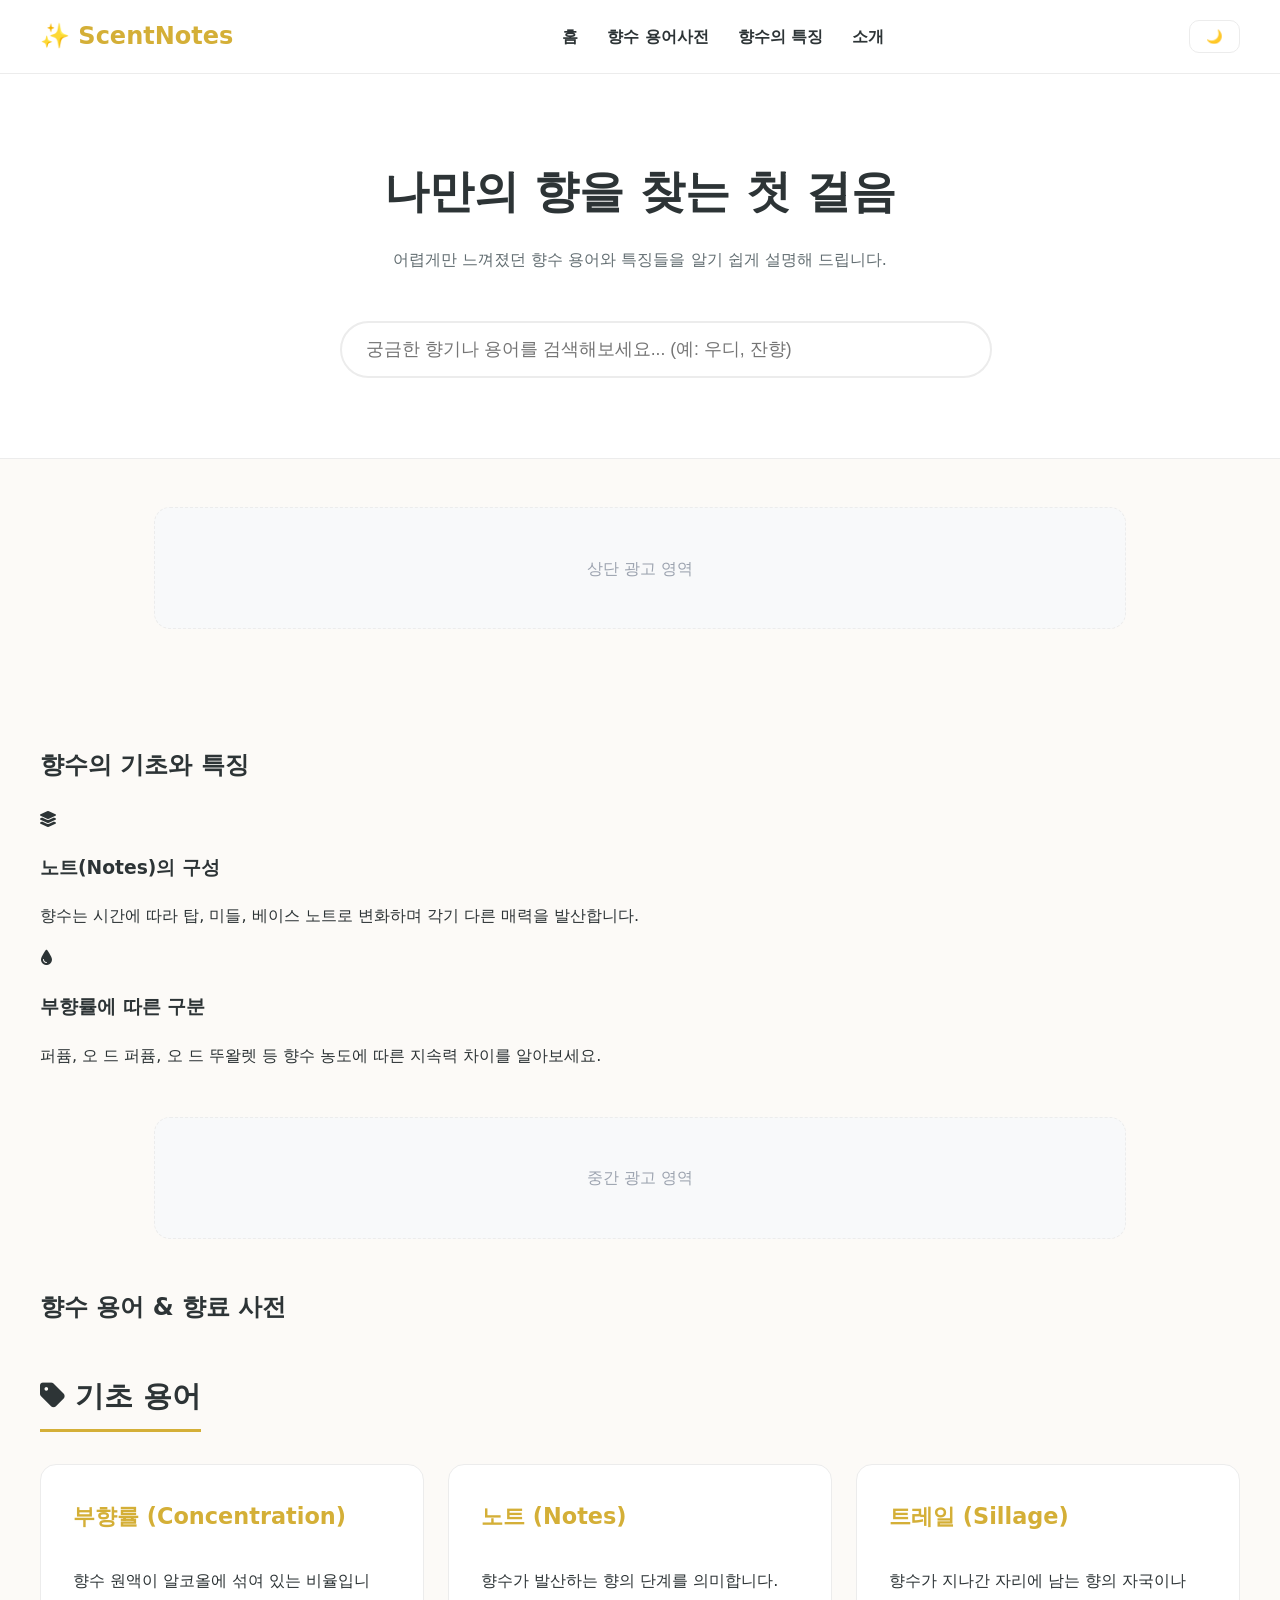
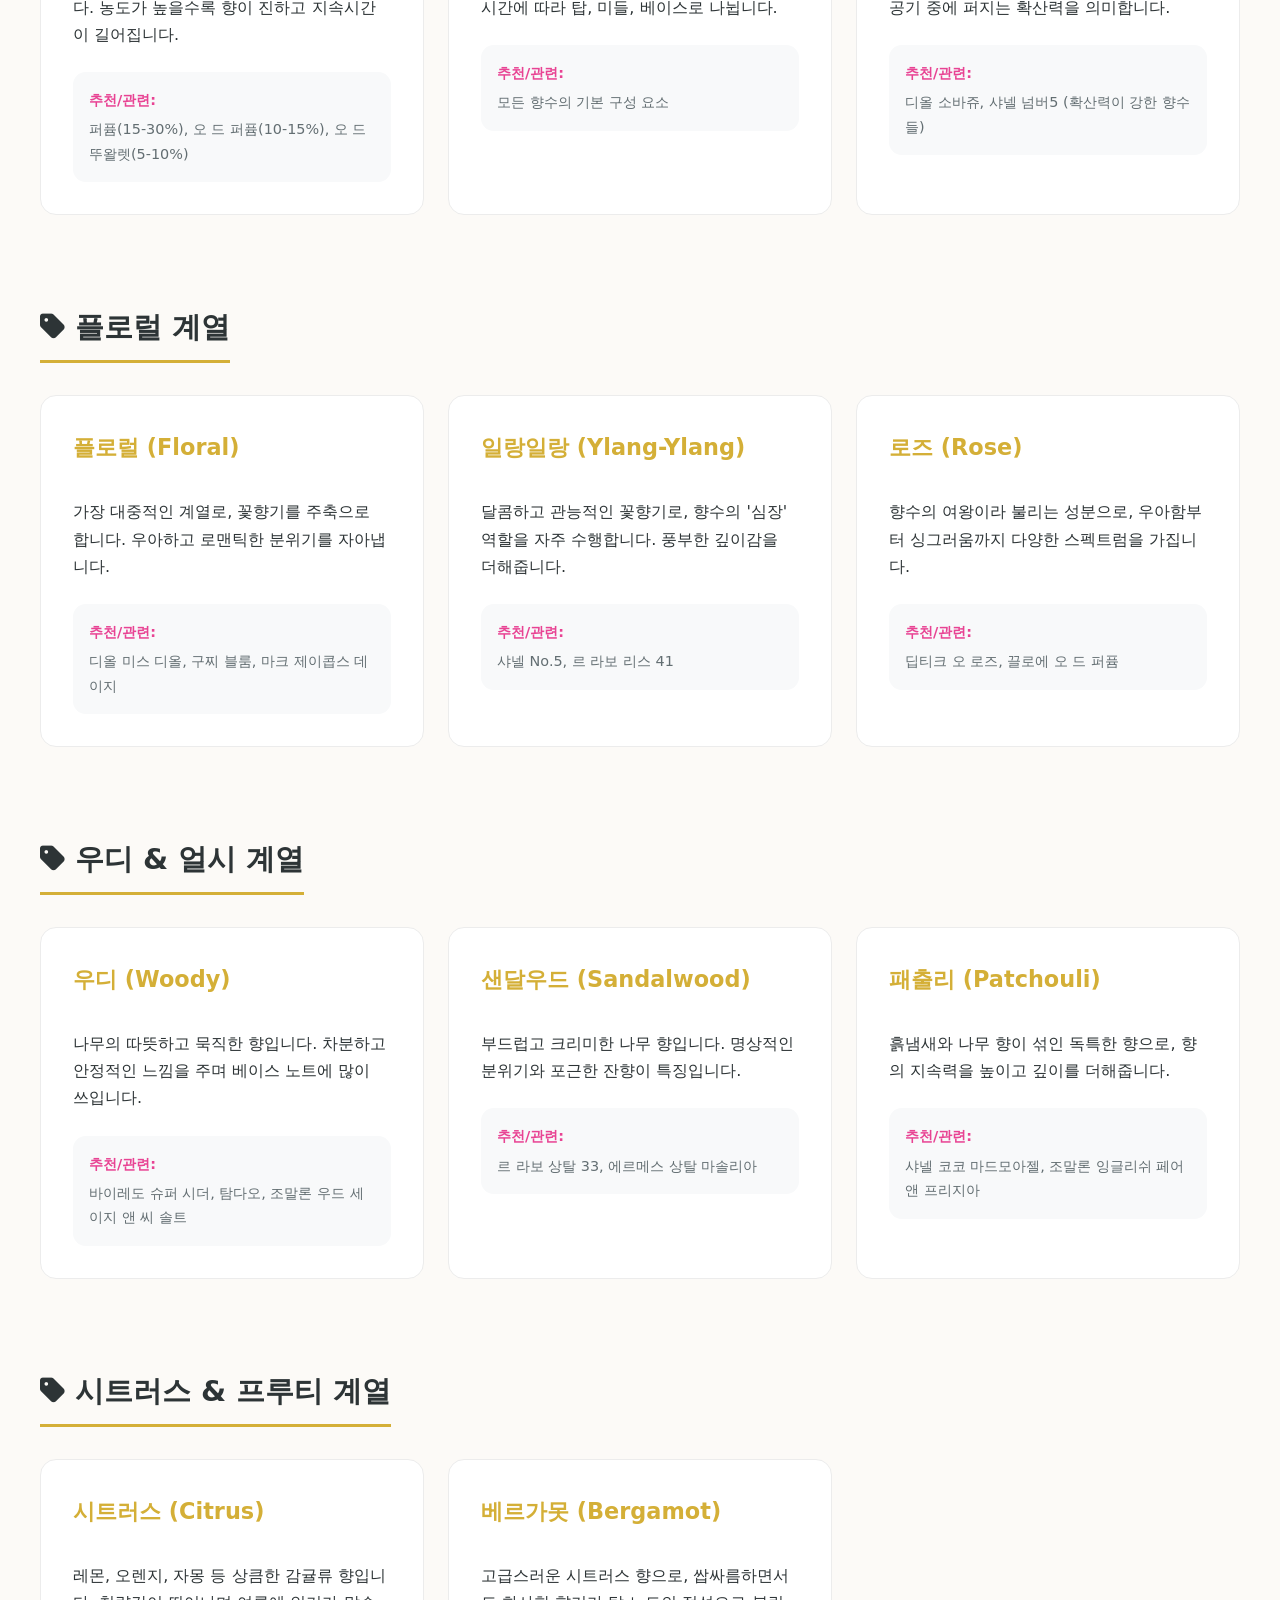
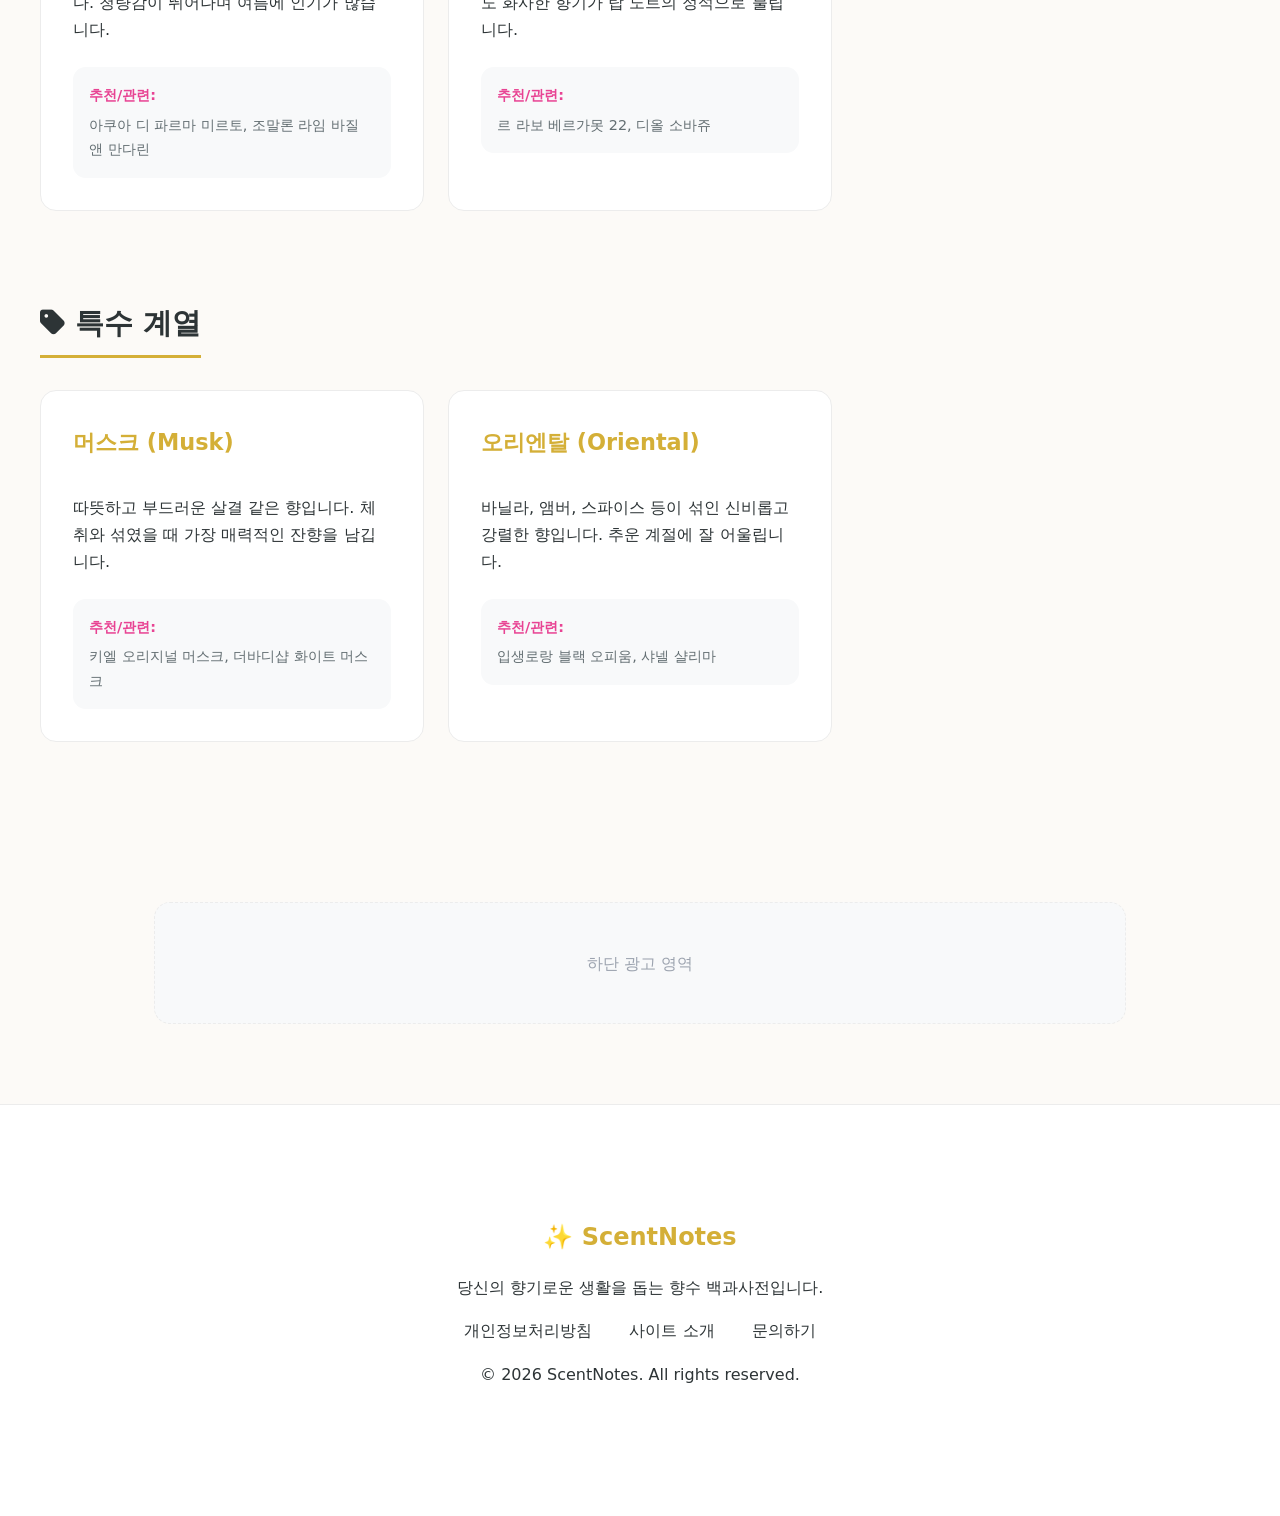
<file: index.html>
<!DOCTYPE html>
<html lang="ko">
<head>
    <meta charset="UTF-8">
    <meta name="viewport" content="width=device-width, initial-scale=1.0">
    <title>ScentNotes - 향수의 모든 것: 정보, 특징, 용어 사전</title>
    <meta name="description" content="향수의 기본 용어부터 플로럴, 우디, 일랑일랑 등 다양한 향료 성분과 향수의 특징을 알아보세요.">
    <link rel="stylesheet" href="style.css">
    <link rel="stylesheet" href="https://cdnjs.cloudflare.com/ajax/libs/font-awesome/6.0.0/css/all.min.css">
</head>
<body data-theme="light">

    <nav class="navbar">
        <div class="nav-container">
            <a href="index.html" class="nav-logo">✨ ScentNotes</a>
            <div class="nav-links">
                <a href="index.html">홈</a>
                <a href="#glossary">향수 용어사전</a>
                <a href="#features">향수의 특징</a>
                <a href="about.html">소개</a>
            </div>
            <button id="theme-btn" class="theme-toggle" onclick="toggleTheme()">🌙</button>
        </div>
    </nav>

    <div class="hero-section">
        <div class="header">나만의 향을 찾는 첫 걸음</div>
        <p class="subtitle">어렵게만 느껴졌던 향수 용어와 특징들을 알기 쉽게 설명해 드립니다.</p>
        <div class="search-container">
            <input type="text" id="term-search" placeholder="궁금한 향기나 용어를 검색해보세요... (예: 우디, 잔향)" onkeyup="filterTerms()">
        </div>
    </div>

    <div class="ad-box">상단 광고 영역</div>

    <main class="container">
        <!-- Main Features Section -->
        <section id="features" class="content-section">
            <h2 class="section-title">향수의 기초와 특징</h2>
            <div class="feature-grid">
                <div class="feature-card row">
                    <i class="fas fa-layer-group feature-icon"></i>
                    <h3>노트(Notes)의 구성</h3>
                    <p>향수는 시간에 따라 탑, 미들, 베이스 노트로 변화하며 각기 다른 매력을 발산합니다.</p>
                </div>
                <div class="feature-card row">
                    <i class="fas fa-tint feature-icon"></i>
                    <h3>부향률에 따른 구분</h3>
                    <p>퍼퓸, 오 드 퍼퓸, 오 드 뚜왈렛 등 향수 농도에 따른 지속력 차이를 알아보세요.</p>
                </div>
            </div>
        </section>

        <div class="ad-box">중간 광고 영역</div>

        <!-- Glossary Section -->
        <section id="glossary" class="content-section">
            <h2 class="section-title">향수 용어 & 향료 사전</h2>
            <div id="terms-list" class="article-list">
                <!-- Terms will be injected here by JavaScript -->
            </div>
        </section>
    </main>

    <div class="ad-box">하단 광고 영역</div>

    <footer class="footer">
        <div class="container footer-content">
            <div class="footer-brand">
                <a href="#" class="nav-logo">✨ ScentNotes</a>
                <p>당신의 향기로운 생활을 돕는 향수 백과사전입니다.</p>
            </div>
            <div class="footer-links">
                <a href="privacy.html">개인정보처리방침</a>
                <a href="about.html">사이트 소개</a>
                <a href="contact.html">문의하기</a>
            </div>
            <p class="copyright">&copy; 2026 ScentNotes. All rights reserved.</p>
        </div>
    </footer>

    <script src="main.js"></script>
</body>
</html>
</file>
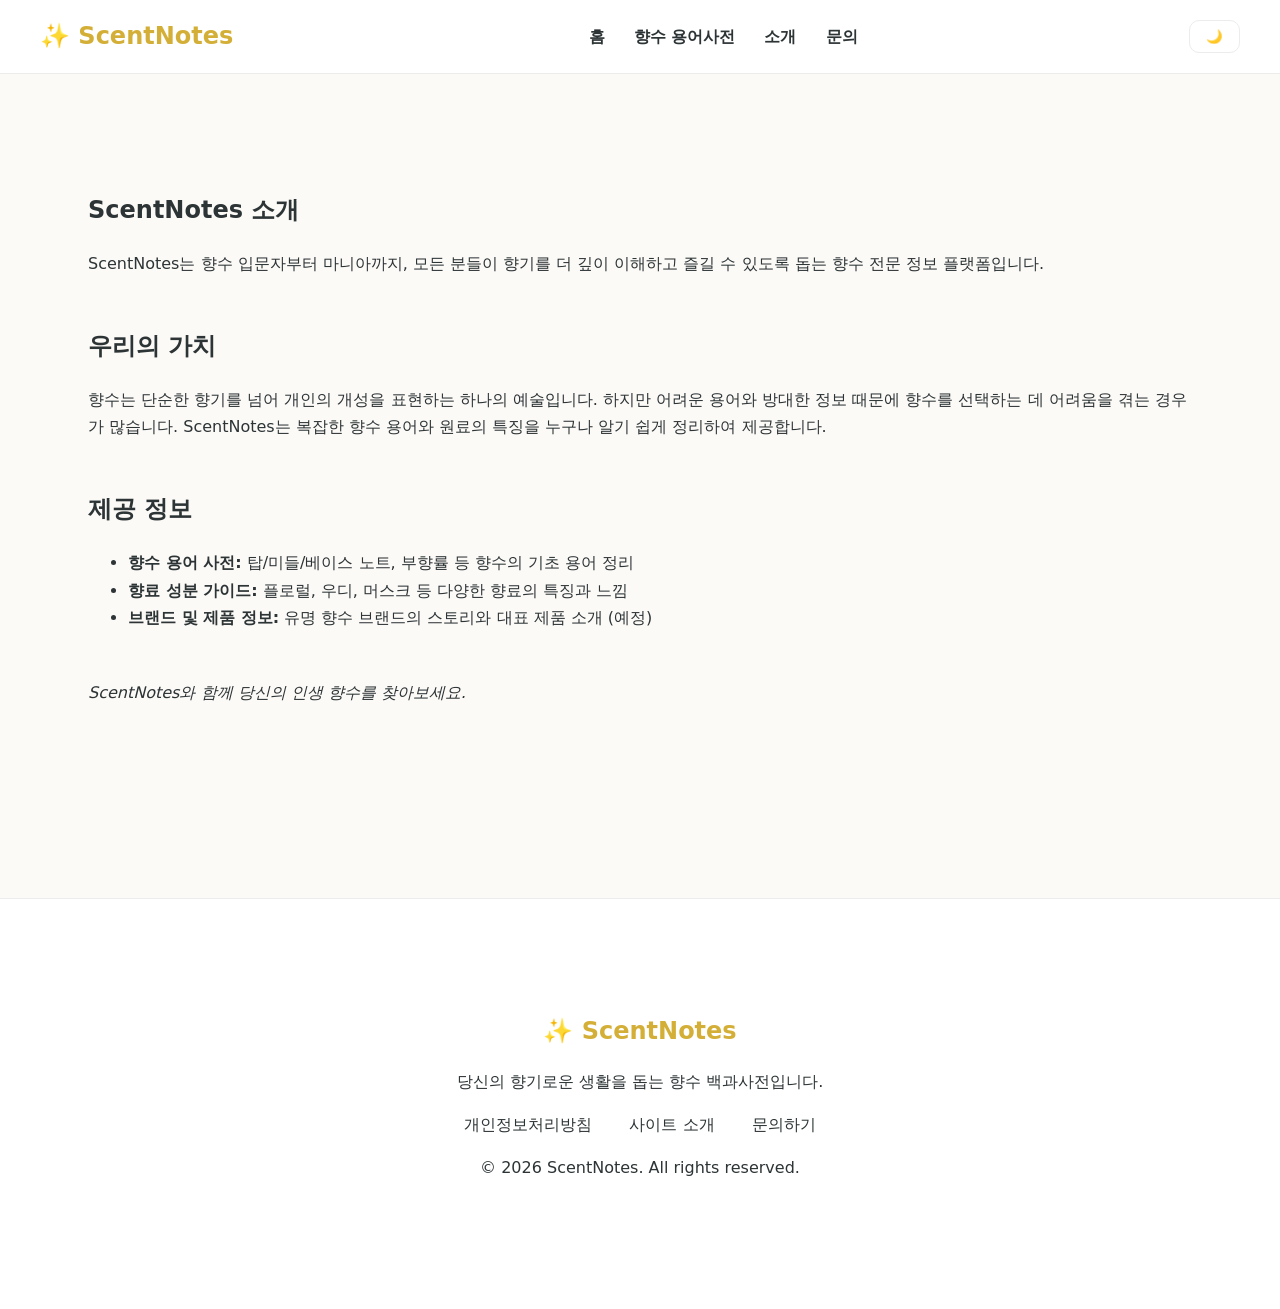
<file: about.html>
<!DOCTYPE html>
<html lang="ko">
<head>
    <meta charset="UTF-8">
    <meta name="viewport" content="width=device-width, initial-scale=1.0">
    <title>ScentNotes - 사이트 소개</title>
    <link rel="stylesheet" href="style.css">
    <link rel="stylesheet" href="https://cdnjs.cloudflare.com/ajax/libs/font-awesome/6.0.0/css/all.min.css">
</head>
<body data-theme="light">

    <nav class="navbar">
        <div class="nav-container">
            <a href="index.html" class="nav-logo">✨ ScentNotes</a>
            <div class="nav-links">
                <a href="index.html">홈</a>
                <a href="index.html#glossary">향수 용어사전</a>
                <a href="about.html">소개</a>
                <a href="contact.html">문의</a>
            </div>
            <button id="theme-btn" class="theme-toggle" onclick="toggleTheme()">🌙</button>
        </div>
    </nav>

    <main class="container">
        <section class="row" style="padding: 3rem;">
            <h1>ScentNotes 소개</h1>
            <p>ScentNotes는 향수 입문자부터 마니아까지, 모든 분들이 향기를 더 깊이 이해하고 즐길 수 있도록 돕는 향수 전문 정보 플랫폼입니다.</p>

            <h2 style="margin-top: 3rem;">우리의 가치</h2>
            <p>향수는 단순한 향기를 넘어 개인의 개성을 표현하는 하나의 예술입니다. 하지만 어려운 용어와 방대한 정보 때문에 향수를 선택하는 데 어려움을 겪는 경우가 많습니다. ScentNotes는 복잡한 향수 용어와 원료의 특징을 누구나 알기 쉽게 정리하여 제공합니다.</p>

            <h2 style="margin-top: 3rem;">제공 정보</h2>
            <ul>
                <li><strong>향수 용어 사전:</strong> 탑/미들/베이스 노트, 부향률 등 향수의 기초 용어 정리</li>
                <li><strong>향료 성분 가이드:</strong> 플로럴, 우디, 머스크 등 다양한 향료의 특징과 느낌</li>
                <li><strong>브랜드 및 제품 정보:</strong> 유명 향수 브랜드의 스토리와 대표 제품 소개 (예정)</li>
            </ul>

            <p style="margin-top: 3rem; font-style: italic;">ScentNotes와 함께 당신의 인생 향수를 찾아보세요.</p>
        </section>
    </main>

    <footer class="footer">
        <div class="container footer-content">
            <div class="footer-brand">
                <a href="#" class="nav-logo">✨ ScentNotes</a>
                <p>당신의 향기로운 생활을 돕는 향수 백과사전입니다.</p>
            </div>
            <div class="footer-links">
                <a href="privacy.html">개인정보처리방침</a>
                <a href="about.html">사이트 소개</a>
                <a href="contact.html">문의하기</a>
            </div>
            <p class="copyright">&copy; 2026 ScentNotes. All rights reserved.</p>
        </div>
    </footer>

    <script src="main.js"></script>
</body>
</html>
</file>
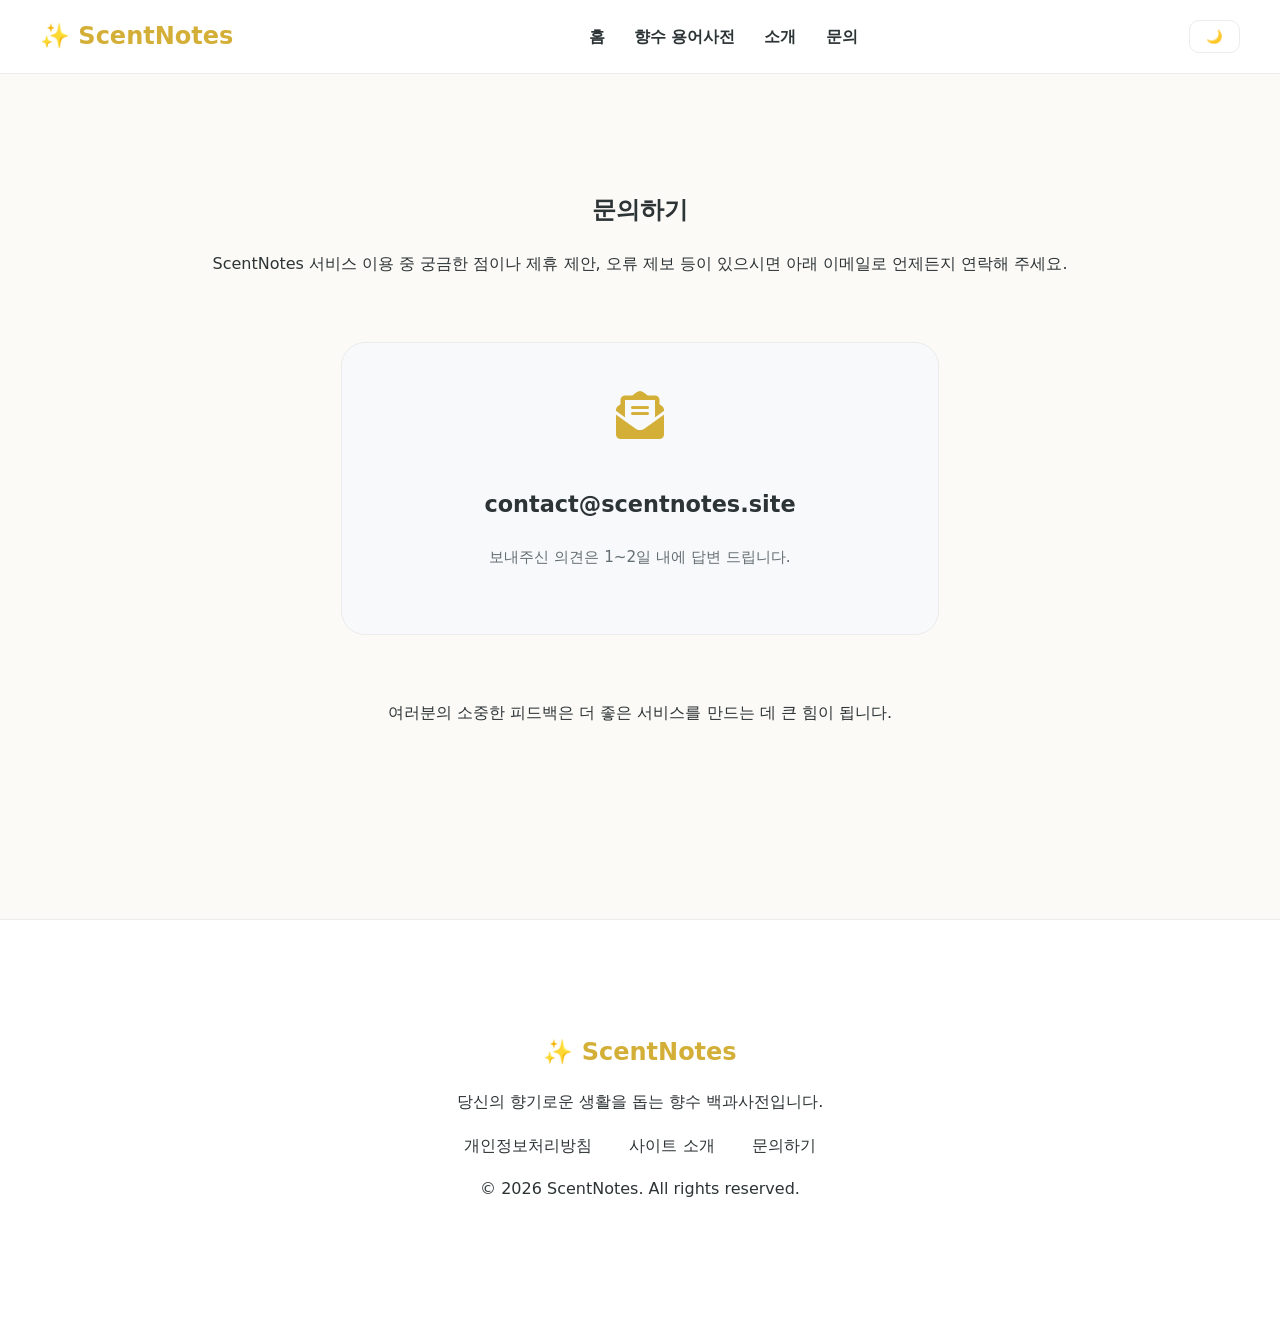
<file: contact.html>
<!DOCTYPE html>
<html lang="ko">
<head>
    <meta charset="UTF-8">
    <meta name="viewport" content="width=device-width, initial-scale=1.0">
    <title>ScentNotes - 문의하기</title>
    <link rel="stylesheet" href="style.css">
    <link rel="stylesheet" href="https://cdnjs.cloudflare.com/ajax/libs/font-awesome/6.0.0/css/all.min.css">
</head>
<body data-theme="light">

    <nav class="navbar">
        <div class="nav-container">
            <a href="index.html" class="nav-logo">✨ ScentNotes</a>
            <div class="nav-links">
                <a href="index.html">홈</a>
                <a href="index.html#glossary">향수 용어사전</a>
                <a href="about.html">소개</a>
                <a href="contact.html">문의</a>
            </div>
            <button id="theme-btn" class="theme-toggle" onclick="toggleTheme()">🌙</button>
        </div>
    </nav>

    <main class="container">
        <section class="row" style="padding: 3rem; text-align: center;">
            <h1>문의하기</h1>
            <p>ScentNotes 서비스 이용 중 궁금한 점이나 제휴 제안, 오류 제보 등이 있으시면 아래 이메일로 언제든지 연락해 주세요.</p>

            <div style="margin: 4rem auto; background: var(--ad-bg); padding: 3rem; border-radius: 1.5rem; max-width: 500px; border: 1px solid var(--border);">
                <i class="fas fa-envelope-open-text" style="font-size: 3rem; color: var(--primary); margin-bottom: 1.5rem;"></i>
                <p style="font-size: 1.4rem; font-weight: 800; color: var(--text-color);">contact@scentnotes.site</p>
                <p style="color: #636e72; font-size: 0.95rem; margin-top: 1rem;">보내주신 의견은 1~2일 내에 답변 드립니다.</p>
            </div>

            <p>여러분의 소중한 피드백은 더 좋은 서비스를 만드는 데 큰 힘이 됩니다.</p>
        </section>
    </main>

    <footer class="footer">
        <div class="container footer-content">
            <div class="footer-brand">
                <a href="#" class="nav-logo">✨ ScentNotes</a>
                <p>당신의 향기로운 생활을 돕는 향수 백과사전입니다.</p>
            </div>
            <div class="footer-links">
                <a href="privacy.html">개인정보처리방침</a>
                <a href="about.html">사이트 소개</a>
                <a href="contact.html">문의하기</a>
            </div>
            <p class="copyright">&copy; 2026 ScentNotes. All rights reserved.</p>
        </div>
    </footer>

    <script src="main.js"></script>
</body>
</html>
</file>
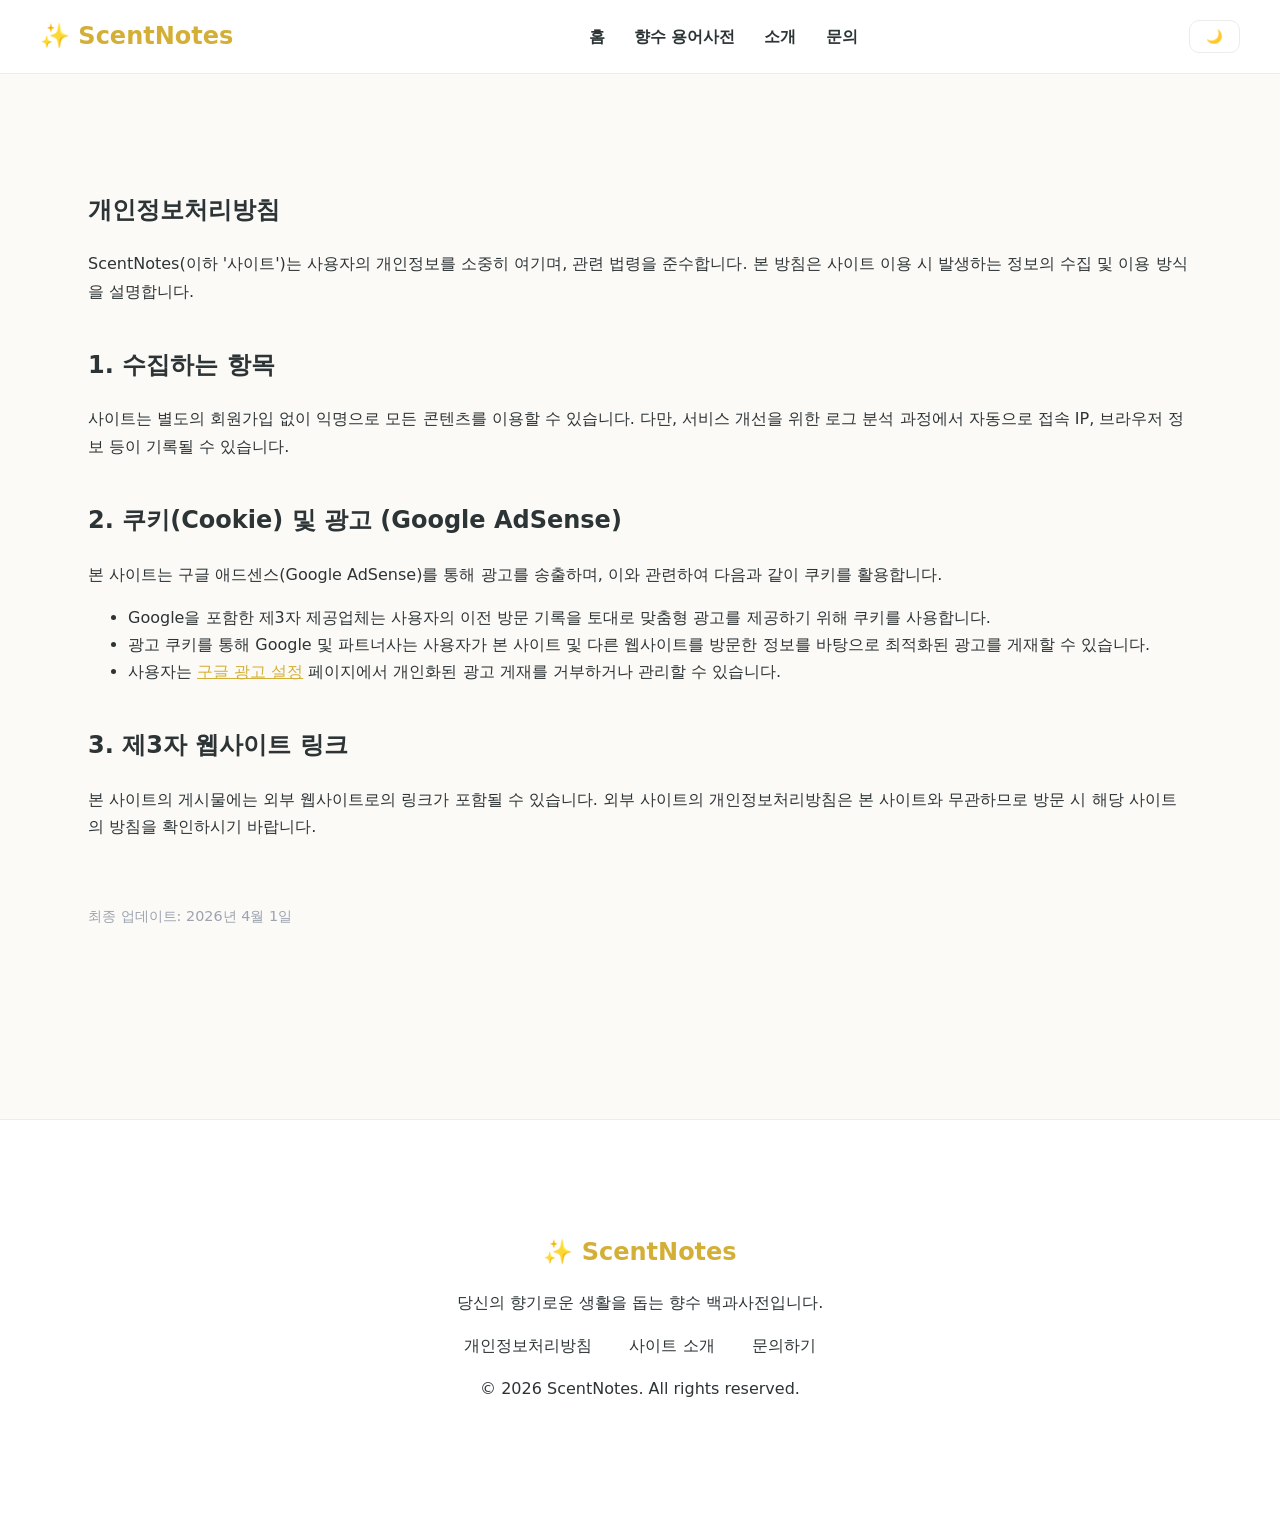
<file: privacy.html>
<!DOCTYPE html>
<html lang="ko">
<head>
    <meta charset="UTF-8">
    <meta name="viewport" content="width=device-width, initial-scale=1.0">
    <title>ScentNotes - 개인정보처리방침</title>
    <link rel="stylesheet" href="style.css">
    <link rel="stylesheet" href="https://cdnjs.cloudflare.com/ajax/libs/font-awesome/6.0.0/css/all.min.css">
</head>
<body data-theme="light">

    <nav class="navbar">
        <div class="nav-container">
            <a href="index.html" class="nav-logo">✨ ScentNotes</a>
            <div class="nav-links">
                <a href="index.html">홈</a>
                <a href="index.html#glossary">향수 용어사전</a>
                <a href="about.html">소개</a>
                <a href="contact.html">문의</a>
            </div>
            <button id="theme-btn" class="theme-toggle" onclick="toggleTheme()">🌙</button>
        </div>
    </nav>

    <main class="container">
        <section class="row" style="padding: 3rem;">
            <h1>개인정보처리방침</h1>
            <p>ScentNotes(이하 '사이트')는 사용자의 개인정보를 소중히 여기며, 관련 법령을 준수합니다. 본 방침은 사이트 이용 시 발생하는 정보의 수집 및 이용 방식을 설명합니다.</p>

            <h2 style="margin-top: 2.5rem;">1. 수집하는 항목</h2>
            <p>사이트는 별도의 회원가입 없이 익명으로 모든 콘텐츠를 이용할 수 있습니다. 다만, 서비스 개선을 위한 로그 분석 과정에서 자동으로 접속 IP, 브라우저 정보 등이 기록될 수 있습니다.</p>

            <h2 style="margin-top: 2.5rem;">2. 쿠키(Cookie) 및 광고 (Google AdSense)</h2>
            <p>본 사이트는 구글 애드센스(Google AdSense)를 통해 광고를 송출하며, 이와 관련하여 다음과 같이 쿠키를 활용합니다.</p>
            <ul>
                <li>Google을 포함한 제3자 제공업체는 사용자의 이전 방문 기록을 토대로 맞춤형 광고를 제공하기 위해 쿠키를 사용합니다.</li>
                <li>광고 쿠키를 통해 Google 및 파트너사는 사용자가 본 사이트 및 다른 웹사이트를 방문한 정보를 바탕으로 최적화된 광고를 게재할 수 있습니다.</li>
                <li>사용자는 <a href="https://www.google.com/settings/ads" target="_blank" style="color: var(--primary);">구글 광고 설정</a> 페이지에서 개인화된 광고 게재를 거부하거나 관리할 수 있습니다.</li>
            </ul>

            <h2 style="margin-top: 2.5rem;">3. 제3자 웹사이트 링크</h2>
            <p>본 사이트의 게시물에는 외부 웹사이트로의 링크가 포함될 수 있습니다. 외부 사이트의 개인정보처리방침은 본 사이트와 무관하므로 방문 시 해당 사이트의 방침을 확인하시기 바랍니다.</p>

            <p style="margin-top: 4rem; color: #9ca3af; font-size: 0.9rem;">최종 업데이트: 2026년 4월 1일</p>
        </section>
    </main>

    <footer class="footer">
        <div class="container footer-content">
            <div class="footer-brand">
                <a href="#" class="nav-logo">✨ ScentNotes</a>
                <p>당신의 향기로운 생활을 돕는 향수 백과사전입니다.</p>
            </div>
            <div class="footer-links">
                <a href="privacy.html">개인정보처리방침</a>
                <a href="about.html">사이트 소개</a>
                <a href="contact.html">문의하기</a>
            </div>
            <p class="copyright">&copy; 2026 ScentNotes. All rights reserved.</p>
        </div>
    </footer>

    <script src="main.js"></script>
</body>
</html>
</file>
<file: style.css>
:root {
    --bg-color: #fcfaf7;
    --text-color: #2d3436;
    --card-bg: #ffffff;
    --ad-bg: #f8f9fa;
    --primary: #d4af37;
    --primary-light: #fdf2f2;
    --accent: #e84393;
    --border: #ececec;
    --hero-bg: #ffffff;
}

[data-theme="dark"] {
    --bg-color: #121212;
    --text-color: #e0e0e0;
    --card-bg: #1e1e1e;
    --ad-bg: #252525;
    --primary: #f1c40f;
    --border: #333333;
    --hero-bg: #1e1e1e;
}

body {
    margin: 0;
    background: var(--bg-color);
    color: var(--text-color);
    font-family: 'Pretendard', -apple-system, BlinkMacSystemFont, system-ui, sans-serif;
    line-height: 1.7;
}

/* 네비게이션 */
.navbar {
    background: var(--card-bg);
    border-bottom: 1px solid var(--border);
    padding: 1rem 0;
    position: sticky;
    top: 0;
    z-index: 100;
}

.nav-container {
    max-width: 1200px;
    margin: 0 auto;
    padding: 0 1.5rem;
    display: flex;
    justify-content: space-between;
    align-items: center;
}

.nav-logo {
    font-size: 1.5rem;
    font-weight: 800;
    color: var(--primary);
    text-decoration: none;
}

.nav-links a {
    color: var(--text-color);
    text-decoration: none;
    margin-left: 1.5rem;
    font-weight: 600;
}

/* 히어로 */
.hero-section {
    text-align: center;
    padding: 5rem 1.5rem;
    background: var(--hero-bg);
    border-bottom: 1px solid var(--border);
}

.header {
    font-size: 2.8rem;
    font-weight: 800;
    margin-bottom: 1rem;
}

.subtitle {
    color: #636e72;
    margin-bottom: 3rem;
}

/* 검색 */
.search-container {
    max-width: 600px;
    margin: 0 auto;
}

#term-search {
    width: 100%;
    padding: 1rem 1.5rem;
    border-radius: 30px;
    border: 2px solid var(--border);
    background: var(--card-bg);
    color: var(--text-color);
    font-size: 1.1rem;
    outline: none;
}

#term-search:focus {
    border-color: var(--primary);
}

/* 카테고리 그룹 */
.category-group {
    margin-bottom: 4rem;
}

.category-title {
    font-size: 1.8rem;
    font-weight: 800;
    margin-bottom: 2rem;
    padding-bottom: 0.5rem;
    border-bottom: 3px solid var(--primary);
    display: inline-block;
}

/* 용어 카드 그리드 */
.term-grid {
    display: grid;
    grid-template-columns: repeat(auto-fill, minmax(320px, 1fr));
    gap: 1.5rem;
}

.term-card {
    background: var(--card-bg);
    border: 1px solid var(--border);
    border-radius: 1rem;
    padding: 2rem;
    transition: transform 0.2s, box-shadow 0.2s;
    display: flex;
    flex-direction: column;
}

.term-card:hover {
    transform: translateY(-5px);
    box-shadow: 0 10px 20px rgba(0,0,0,0.05);
}

.term-header h3 {
    margin: 0 0 1rem;
    font-size: 1.4rem;
    color: var(--primary);
}

.term-body .description {
    font-size: 1rem;
    color: var(--text-color);
    margin-bottom: 1.5rem;
    flex-grow: 1;
}

.related-box {
    background: var(--ad-bg);
    padding: 1rem;
    border-radius: 0.8rem;
    font-size: 0.9rem;
}

.related-label {
    font-weight: 800;
    color: var(--accent);
    display: block;
    margin-bottom: 0.3rem;
}

.related-text {
    color: #636e72;
}

[data-theme="dark"] .related-text {
    color: #b2bec3;
}

/* 컨테이너 */
.container {
    max-width: 1200px;
    margin: 0 auto;
    padding: 3rem 1.5rem;
}

/* 광고 */
.ad-box {
    margin: 3rem auto;
    max-width: 970px;
    height: 120px;
    background: var(--ad-bg);
    border: 1px dashed var(--border);
    display: flex;
    align-items: center;
    justify-content: center;
    color: #9ca3af;
    border-radius: 1rem;
}

/* 푸터 */
.footer {
    padding: 4rem 0;
    background: var(--card-bg);
    border-top: 1px solid var(--border);
    margin-top: 5rem;
    text-align: center;
}

.footer-links {
    margin-top: 1rem;
}

.footer-links a {
    margin: 0 1rem;
    color: var(--text-color);
    text-decoration: none;
}

.theme-toggle {
    background: var(--card-bg);
    border: 1px solid var(--border);
    color: var(--text-color);
    padding: 0.5rem 1rem;
    border-radius: 10px;
    cursor: pointer;
}

@media (max-width: 768px) {
    .term-grid { grid-template-columns: 1fr; }
    .header { font-size: 2rem; }
}
</file>
